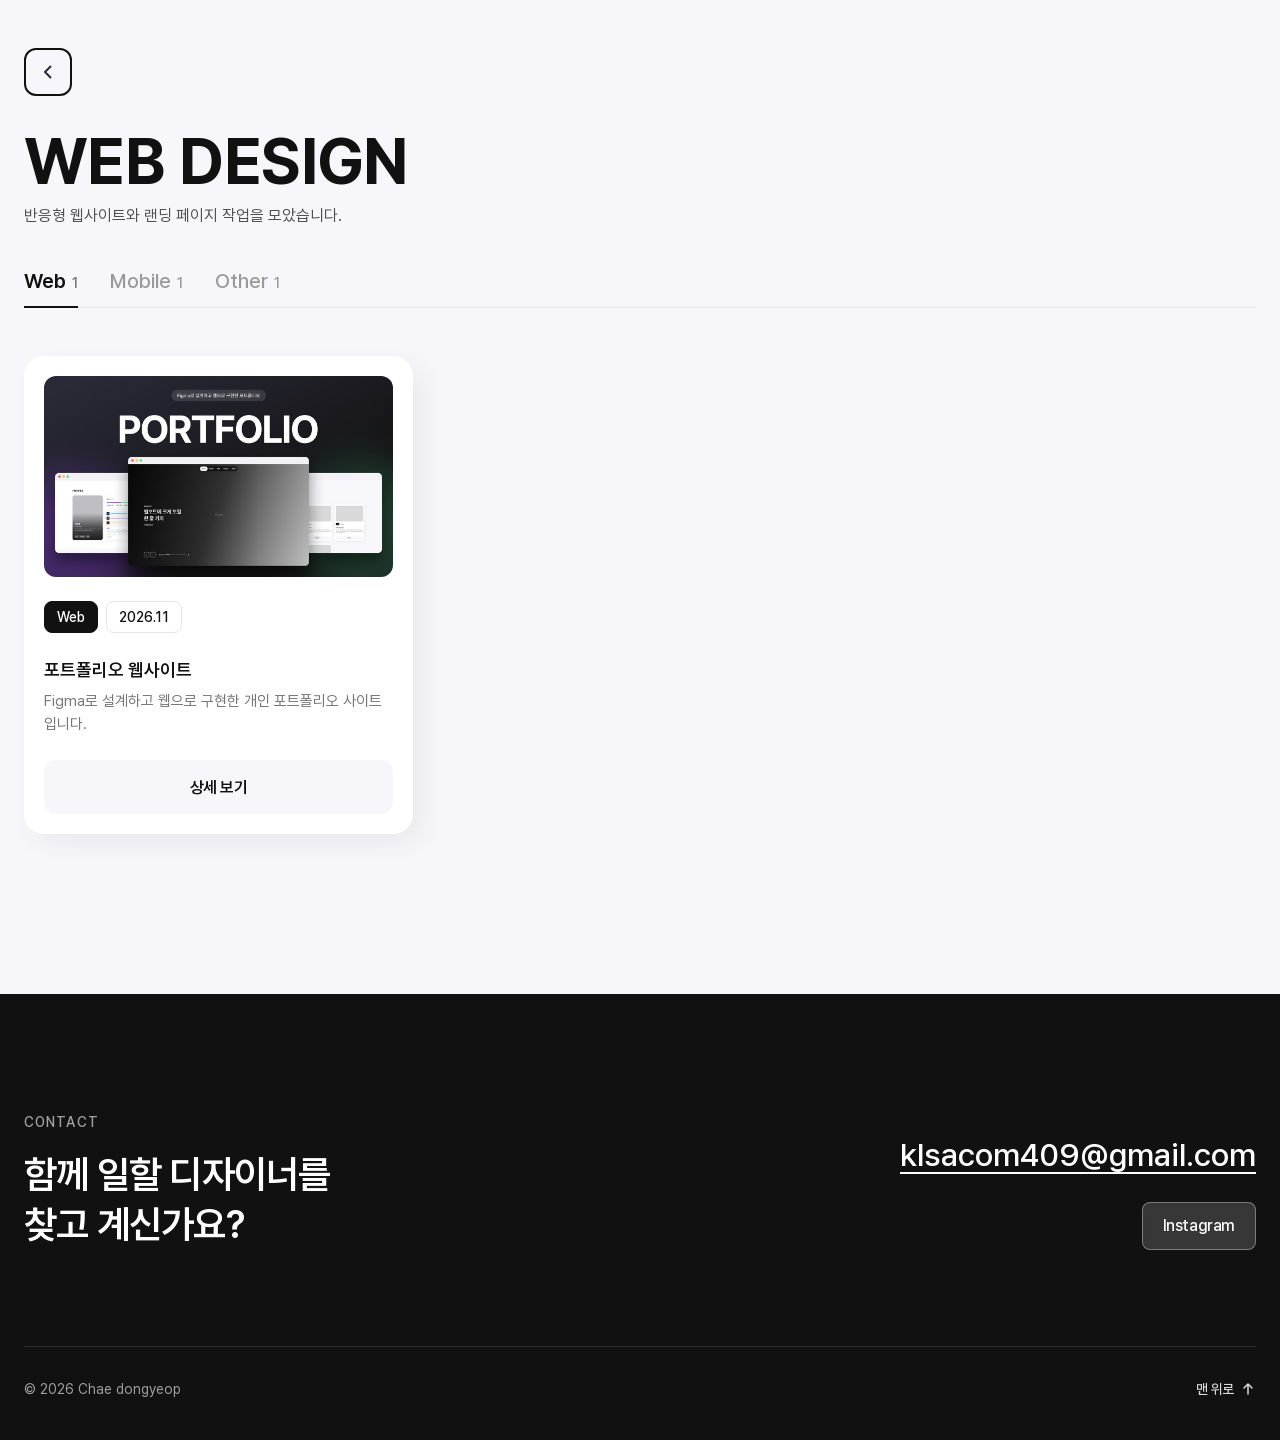
<file: works.html>
<!DOCTYPE html>
<html lang="ko">
<head>
  <meta charset="UTF-8">
  <meta name="viewport" content="width=device-width, initial-scale=1.0">
  <title>작업 모두 보기</title>
  <link rel="stylesheet" href="css/fonts.css">
  <link rel="stylesheet" href="css/style.css">
</head>
<body>
  <main id="all" class="all-page"></main>
  <footer id="footer" class="footer"></footer>

  <!-- 내용은 js/data.js 에서 수정하세요 -->
  <script src="js/data.js"></script>
  <script src="js/common.js"></script>
  <script src="js/works.js"></script>
</body>
</html>
</file>
<file: css/fonts.css>
/* Pretendard 폰트 (fonts 폴더에 포함되어 인터넷 없이도 보입니다) */
@font-face { font-family: 'Pretendard'; font-weight: 400; font-display: swap; src: url('../fonts/Pretendard-Regular.woff2') format('woff2'); }
@font-face { font-family: 'Pretendard'; font-weight: 500; font-display: swap; src: url('../fonts/Pretendard-Medium.woff2') format('woff2'); }
@font-face { font-family: 'Pretendard'; font-weight: 600; font-display: swap; src: url('../fonts/Pretendard-SemiBold.woff2') format('woff2'); }
@font-face { font-family: 'Pretendard'; font-weight: 700; font-display: swap; src: url('../fonts/Pretendard-Bold.woff2') format('woff2'); }
</file>
<file: css/style.css>
/* =========================================================
   포트폴리오 스타일
   색과 간격은 맨 위 :root 에서 한 번에 바꿀 수 있습니다.
   ========================================================= */
:root {
  /* 글자 */
  --text-1: #111111;
  --text-2: #505050;
  --text-3: #767676;
  --text-4: #999999;
  /* 라인 */
  --line-1: #F1F1F5;
  --line-2: #E5E5EC;
  /* 배경 */
  --bg-white: #FFFFFF;
  --bg-1: #F7F7FB;
  --bg-2: #F1F1F5;
  /* 아이콘 */
  --icon-1: #2A2A37;
  --icon-2: #484858;
  --icon-3: #81818D;
  --icon-4: #A5A5AF;
  /* 카테고리 색 */
  --c-mobile: #9C4CFD;
  --c-web: #5EFEAE;
  --c-other: #FB6161;

  --content: 1400px;
  --side: max(24px, calc((100vw - var(--sbw, 0px) - var(--content)) / 2));  /* --sbw: 스크롤바 폭 (JS가 채움) */
  --shadow: 10px 10px 30px rgba(0, 0, 0, 0.06);
  --ease: cubic-bezier(0.22, 1, 0.36, 1);
}

* { box-sizing: border-box; margin: 0; padding: 0; }
html { -webkit-text-size-adjust: 100%; }
body {
  font-family: 'Pretendard', 'Pretendard Variable', -apple-system, BlinkMacSystemFont, 'Malgun Gothic', sans-serif;
  color: var(--text-1);
  background: var(--bg-1);
  -webkit-font-smoothing: antialiased;
  overflow-x: hidden;
}
a { color: inherit; text-decoration: none; }
button { font: inherit; color: inherit; background: none; border: 0; cursor: pointer; }
img { display: block; max-width: 100%; }
.container { width: min(var(--content), calc(100% - 48px)); margin: 0 auto; }
.pre-line { white-space: pre-line; }

/* ---------- 이미지 자리 표시 ---------- */
.ph {
  display: flex; align-items: center; justify-content: center; flex-direction: column; gap: 6px;
  background: var(--bg-2); color: var(--icon-4);
  font-size: 14px; font-weight: 500; text-align: center; padding: 16px;
}
.ph small { font-size: 12px; font-weight: 400; color: var(--icon-4); opacity: .8; word-break: break-all; }

/* ---------- 공통 버튼 ---------- */
.btn {
  display: inline-flex; align-items: center; justify-content: center; gap: 4px;
  height: 42px; padding: 0 12px; border-radius: 8px;
  font-size: 14px; font-weight: 500; letter-spacing: -0.025em; line-height: 1.45;
  transition: background .2s, border-color .2s, color .2s, transform .2s;
  white-space: nowrap;
}
.btn svg { width: 16px; height: 16px; }
.btn--outline { background: var(--bg-white); border: 1px solid var(--line-2); color: var(--text-1); }
.btn--outline:hover { background: var(--bg-1); }
.btn--outline:disabled { background: var(--bg-1); border-color: var(--line-1); color: var(--text-4); cursor: default; }
.btn--viewall { height: 44px; padding: 0 20px; font-size: 16px; font-weight: 600; background: var(--bg-white); border: 1px solid var(--line-2); box-shadow: var(--shadow); }
.btn--viewall:hover { background: var(--bg-1); }
.btn--glass { background: rgba(255,255,255,.16); border: 1px solid rgba(255,255,255,.35); color: #fff; backdrop-filter: blur(4px); -webkit-backdrop-filter: blur(4px); }
.btn--glass:hover { background: rgba(255,255,255,.26); }
.btn--glass.btn--lg { height: 48px; padding: 0 20px; font-size: 16px; }
.btn--primary { height: 48px; padding: 0 20px; font-size: 16px; background: #fff; color: var(--text-1); gap: 6px; }
.btn--primary:hover { background: var(--bg-2); }
.btn--text { height: auto; padding: 0; color: rgba(255,255,255,.85); gap: 6px; }
.btn--text:hover { color: #fff; }

/* 연락처 팝업 박스 */
.pop-wrap { position: relative; display: inline-flex; }
.pop {
  position: absolute; left: 0; bottom: calc(100% + 10px); z-index: 5;
  padding: 12px 16px; border-radius: 12px; background: #fff; color: var(--text-1);
  font-size: 15px; font-weight: 600; letter-spacing: -0.01em; white-space: nowrap; user-select: all;
  box-shadow: 0 8px 24px rgba(0,0,0,.18);
  opacity: 0; visibility: hidden; transform: translateY(6px); transition: opacity .2s, transform .2s var(--ease), visibility .2s;
}
.pop::after { content: ''; position: absolute; left: 20px; top: 100%; border: 6px solid transparent; border-top-color: #fff; }
[data-pop][aria-expanded="true"] + .pop { opacity: 1; visibility: visible; transform: none; }
[data-pop][aria-expanded="true"] { background: rgba(255,255,255,.3); }
.footer-links .pop { left: auto; right: 0; bottom: auto; top: calc(100% + 10px); transform: translateY(-6px); }
.footer-links .pop::after { left: auto; right: 20px; top: auto; bottom: 100%; border-top-color: transparent; border-bottom-color: #fff; }

/* 화살표 버튼 (캐러셀) */
.arrow {
  width: 48px; height: 48px; border-radius: 12px;
  display: inline-flex; align-items: center; justify-content: center;
  border: 2px solid var(--text-1); color: var(--icon-1);
  transition: border-color .2s, color .2s, background .2s;
}
.arrow svg { width: 28px; height: 28px; }
.arrow:hover:not(:disabled) { background: var(--bg-white); }
.arrow:disabled { border-color: var(--line-2); color: var(--icon-4); cursor: default; }
.arrow--light { border-color: #fff; color: #fff; }
.arrow--light:hover:not(:disabled) { background: rgba(255,255,255,.12); }

/* ---------- 태그 ---------- */
.tag {
  --c: var(--line-2); --t: var(--text-3);
  display: inline-flex; align-items: center; height: 36px; padding: 0 12px; border-radius: 100px;
  font-size: 13px; font-weight: 500; letter-spacing: -0.025em;
  border: 1px solid var(--c); color: var(--t); background: #fff;
  transition: background .15s;
}
.tag:hover { background: color-mix(in srgb, var(--t) 12%, white); }
.tag[data-c="gray"]:hover { background: color-mix(in srgb, #111 5%, white); }
.tag[data-c="purple"] { --c: #A259FF; --t: #A259FF; }
.tag[data-c="blue"]   { --c: #31A8FF; --t: #31A8FF; }
.tag[data-c="orange"] { --c: #FF9A00; --t: #FF9A00; }
.tag[data-c="navy"]   { --c: #00005B; --t: #00005B; }
.tag[data-c="black"]  { --c: #111111; --t: #111111; }
.tag[data-c="lime"]   { --c: #D3FF16; --t: #111111; background: #F4FFC4; }  /* 힉스필드 연두 (흰 바탕에 연두 글자는 안 읽혀서 글자는 검정) */
.tag[data-c="lime"]:hover { background: #E9FF8A; }
.tags { display: flex; flex-wrap: wrap; gap: 8px; }

/* 카드 안 작은 라벨 */
.chip { display: inline-flex; align-items: center; height: 32px; padding: 0 12px; border-radius: 8px; font-size: 14px; font-weight: 500; border: 1px solid var(--line-2); background: #fff; color: var(--text-1); }
.chip--dark { background: var(--text-1); border-color: var(--text-1); color: #fff; }

/* =========================================================
   GNB
   ========================================================= */
.gnb { position: fixed; top: 22px; left: 50%; transform: translateX(-50%); z-index: 50; }
.nav {
  position: relative; display: flex; padding: 2px; border-radius: 100px;
  background: rgba(0,0,0,.5); backdrop-filter: blur(50px); -webkit-backdrop-filter: blur(50px);
}
.nav a {
  position: relative; z-index: 1; padding: 11px 16px; border-radius: 100px;
  font-size: 14px; font-weight: 500; line-height: 1.45; color: #fff; transition: color .3s;
}
.nav a.is-active { color: var(--text-1); }
.nav-indicator {
  position: absolute; top: 2px; bottom: 2px; left: 0; width: 0; border-radius: 100px;
  background: #fff; box-shadow: 1px 1px 2px rgba(17,17,17,.1);
  transition: left .45s var(--ease), width .45s var(--ease);
}

/* =========================================================
   HERO (빌보드)
   ========================================================= */
.hero {
  position: relative; height: 100vh; height: 100svh; min-height: 640px; overflow: hidden; color: #fff;
  background: linear-gradient(110deg, #0b0b0b 0%, #3b3b3b 48%, #cdcdcd 100%);
}
.hero-slide { position: absolute; inset: 0; opacity: 0; visibility: hidden; transition: opacity .8s var(--ease), visibility .8s; }
.hero-slide.is-active { opacity: 1; visibility: visible; }
/* 빌보드 이미지: 화면 전체를 꽉 채움 */
.hero-visual { position: absolute; inset: 0; }
.hero-visual img, .hero-visual video { display: block; width: 100%; height: 100%; object-fit: cover; object-position: center; }
.hero-visual .ph { width: 100%; height: 100%; background: transparent; color: rgba(255,255,255,.5); }
.hero-visual .ph small { color: rgba(255,255,255,.45); }
/* 글자가 잘 보이도록 왼쪽만 살짝 어둡게 */
.hero-slide::after { content: ''; position: absolute; inset: 0; background: linear-gradient(90deg, rgba(0,0,0,.55) 0%, rgba(0,0,0,.2) 45%, rgba(0,0,0,0) 70%); pointer-events: none; }
.hero-copy {
  position: absolute; z-index: 2; left: var(--side); right: var(--side); top: 50%; transform: translateY(-40%); max-width: 640px;
  opacity: 0; transition: opacity .8s var(--ease) .15s, transform .8s var(--ease) .15s;
}
.hero-slide.is-active .hero-copy { opacity: 1; transform: translateY(-50%); }
.hero-label { display: flex; align-items: flex-end; gap: 8px; margin-bottom: 8px; font-size: 18px; font-weight: 500; }
.hero-logo { width: 56px; height: 56px; border-radius: 14px; overflow: hidden; }
.hero-logo img { width: 100%; height: 100%; object-fit: cover; }
.hero-title { font-size: clamp(30px, 2.5vw, 48px); font-weight: 600; line-height: 1.3; letter-spacing: -0.02em; white-space: pre-line; }
.hero-more { display: inline-block; margin-top: 16px; font-size: 18px; text-decoration: underline; text-underline-offset: 4px; }
.hero-more:hover { opacity: .8; }
/* 하단 컨트롤: 왼쪽 글자와 같은 선에 정렬 */
.hero-controls { position: absolute; z-index: 3; left: var(--side); bottom: 80px; display: flex; align-items: center; gap: 32px; }
.hero-arrows { display: flex; gap: 12px; }
.hero-progress { display: flex; align-items: center; gap: 8px; }
.hero-count { min-width: 44px; font-size: 14px; font-weight: 500; color: rgba(255,255,255,.85); font-variant-numeric: tabular-nums; }
.hero-track { width: 198px; height: 4px; border-radius: 2px; background: rgba(255,255,255,.3); overflow: hidden; }
.hero-fill { width: 0; height: 100%; background: #fff; }
.hero-play { width: 24px; height: 24px; color: #fff; display: flex; align-items: center; justify-content: center; }
.hero-play svg { width: 24px; height: 24px; }
/* 밝은 빌보드 이미지 (data.js 에서 heroTheme: 'light') */
.hero-slide[data-theme="light"] .hero-copy { color: var(--text-1); }
.hero-slide[data-theme="light"] .hero-visual { background: #fff; }  /* 투명 PNG 뒤를 흰색으로 */
.hero-slide[data-theme="light"]::after { background: linear-gradient(90deg, rgba(255,255,255,.7) 0%, rgba(255,255,255,0) 45%); }
.hero-count, .hero-play, .hero-track, .hero-fill, .hero-controls .arrow { transition: color .6s, background-color .6s, border-color .6s; }
.hero--light .hero-controls .arrow--light { border-color: var(--text-1); color: var(--icon-1); }
.hero--light .hero-controls .arrow--light:hover { background: rgba(17,17,17,.06); }
.hero--light .hero-count { color: var(--text-2); }
.hero--light .hero-track { background: rgba(17,17,17,.15); }
.hero--light .hero-fill { background: var(--text-1); }
.hero--light .hero-play { color: var(--text-1); }

/* =========================================================
   섹션 공통
   ========================================================= */
.section-title { font-size: 40px; font-weight: 700; line-height: 1.4; }
.card-box { background: #fff; border-radius: 32px; box-shadow: var(--shadow); }

/* =========================================================
   PROFILE
   ========================================================= */
.profile { padding: 120px 0; }
.profile .section-title { margin-bottom: 40px; }
.profile .section-title:has(+ .section-sub) { margin-bottom: 0; }
.section-sub { font-size: 16px; line-height: 1.6; color: var(--text-2); margin: 4px 0 40px; }
.profile-grid { display: grid; grid-template-columns: 448px 1fr; gap: 28px; }
.profile-right { display: grid; grid-template-rows: auto 1fr; gap: 28px; }
.profile-row { display: grid; grid-template-columns: 1fr 1fr; gap: 28px; }

.profile-card { position: relative; min-height: 664px; border-radius: 32px; overflow: hidden; background: #BCBCC2; box-shadow: var(--shadow); color: #fff; }
.profile-card > .profile-photo, .profile-card > .ph { position: absolute; inset: 0; width: 100%; height: 100%; object-fit: cover; }
.profile-card > .ph { background: #BCBCC2; color: rgba(255,255,255,.9); }
.profile-card > .ph small { color: rgba(255,255,255,.8); }
.profile-card::after { content: ''; position: absolute; inset: 0; background: linear-gradient(180deg, rgba(0,0,0,0) 40%, rgba(0,0,0,.6) 72%, rgba(0,0,0,.85) 100%); }
.profile-info { position: absolute; z-index: 1; left: 32px; right: 32px; bottom: 32px; display: flex; flex-direction: column; gap: 24px; }
.profile-name { font-size: 32px; font-weight: 600; line-height: 1.4; }
.profile-role { font-size: 16px; font-weight: 500; opacity: .85; }
.profile-bio { margin-top: 16px; font-size: 15px; line-height: 1.6; opacity: .8; }
.profile-label { font-size: 13px; font-weight: 500; opacity: .6; margin-bottom: 12px; }
.profile-links { display: flex; flex-wrap: wrap; gap: 8px; }

/* Works 카드 */
.works-card { padding: 32px; display: flex; flex-direction: column; gap: 24px; }
.works-head { display: flex; align-items: center; justify-content: space-between; }
.card-title { font-size: 18px; font-weight: 500; line-height: 1.4; }
.works-head .card-title span { margin-left: 10px; font-size: 14px; font-weight: 400; color: var(--text-3); }
.stack-bar { display: flex; gap: 4px; height: 12px; }
.stack-bar span { height: 100%; border-radius: 6px; transition: flex-grow .8s var(--ease); }
.legend { display: flex; gap: 32px; flex-wrap: wrap; }
.legend li { list-style: none; display: flex; align-items: center; gap: 8px; font-size: 14px; font-weight: 500; }
.legend i { width: 10px; height: 10px; border-radius: 50%; }
.legend b { font-weight: 600; }

/* Skills 카드 */
.skills-card { padding: 8px 8px 32px; display: flex; flex-direction: column; gap: 16px; }
.tools { background: var(--bg-1); border-radius: 24px; min-height: 232px; padding: 20px; display: flex; flex-direction: column; justify-content: center; gap: 20px; }
.tool-row { display: flex; align-items: center; gap: 20px; }
.tool-icon { width: 48px; height: 48px; flex-shrink: 0; }
.tool-icon--img { display: block; border-radius: 10px; object-fit: cover; }
.tool-bar { flex: 1; height: 6px; border-radius: 3px; background: var(--line-2); overflow: hidden; }
.tool-bar span { display: block; height: 100%; border-radius: 3px; }
.tool-pct { width: 40px; text-align: right; font-size: 13px; font-weight: 600; color: var(--text-2); }
.skills-body { padding: 0 24px; display: flex; flex-direction: column; gap: 14px; }

/* Education 카드 */
.edu-card { padding: 32px; display: flex; flex-direction: column; gap: 24px; }
.edu-group { display: flex; flex-direction: column; gap: 10px; }
.edu-label { font-size: 13px; font-weight: 500; color: var(--text-4); }
.edu-item { display: flex; justify-content: space-between; align-items: center; gap: 12px; }
.edu-item strong { display: block; font-size: 15px; font-weight: 500; }
.edu-item small { display: block; margin-top: 2px; font-size: 13px; color: var(--text-3); }
.edu-item:has(small) { align-items: flex-start; }
.edu-item span { font-size: 13px; color: var(--text-3); white-space: nowrap; }

/* =========================================================
   작품 섹션 + 캐러셀
   ========================================================= */
.works-section { margin-bottom: 140px; }
.works-header { display: flex; align-items: center; justify-content: space-between; margin-bottom: 20px; }
.carousel {
  display: flex; gap: 32px; overflow-x: auto; scroll-snap-type: x mandatory; scroll-behavior: smooth;
  padding: 20px var(--side) 40px; scroll-padding-inline: var(--side);
  scrollbar-width: none;
}
.carousel::-webkit-scrollbar { display: none; }
.carousel > .card { flex: 0 0 684px; scroll-snap-align: start; }
.carousel-arrows { display: flex; gap: 32px; }

/* 작품 카드 */
.card { background: #fff; border-radius: 20px; box-shadow: var(--shadow); padding: 24px; display: flex; flex-direction: column; gap: 32px; transition: transform .3s var(--ease), box-shadow .3s; }
.card:hover { transform: translateY(-4px); box-shadow: 10px 16px 36px rgba(0,0,0,.09); }
.card-thumb { aspect-ratio: 636 / 366; border-radius: 12px; overflow: hidden; background: var(--line-2); }
.card-thumb img, .card-thumb .ph { width: 100%; height: 100%; object-fit: cover; }
.card-body { display: flex; flex-direction: column; gap: 24px; flex: 1; }
.card-chips { display: flex; gap: 8px; flex-wrap: wrap; }
.card-name { font-size: 20px; font-weight: 600; line-height: 1.4; margin-top: 4px; white-space: nowrap; overflow: hidden; text-overflow: ellipsis; }
.card-desc { font-size: 15px; line-height: 1.55; color: var(--text-3); margin-top: 8px; display: -webkit-box; -webkit-line-clamp: 2; -webkit-box-orient: vertical; overflow: hidden; min-height: calc(1.55em * 2); }  /* 한 줄이어도 두 줄 높이 */
.card-detail { margin-top: auto; height: 54px; border-radius: 12px; background: var(--bg-1); font-size: 16px; font-weight: 600; letter-spacing: -0.025em; transition: background .2s; }
.card-detail:hover { background: var(--bg-2); }
.card--sm { padding: 20px; gap: 24px; }
.card--sm .card-name { font-size: 18px; }

/* =========================================================
   FOOTER
   ========================================================= */
.footer { background: #111; color: #fff; padding: 120px 0 40px; }
.footer-top { display: flex; justify-content: space-between; align-items: flex-end; gap: 40px; flex-wrap: wrap; }
.footer-label { font-size: 14px; font-weight: 500; letter-spacing: .08em; opacity: .6; margin-bottom: 20px; }
.footer-headline { font-size: clamp(36px, 3vw, 56px); font-weight: 600; line-height: 1.3; letter-spacing: -0.02em; white-space: pre-line; }
.footer-actions { display: flex; flex-direction: column; align-items: flex-end; gap: 28px; }
.footer-email { font-size: 32px; font-weight: 500; text-decoration: underline; text-underline-offset: 6px; text-decoration-thickness: 2px; user-select: all; }
.footer-links { display: flex; gap: 8px; flex-wrap: wrap; }
.footer-bottom { margin-top: 96px; padding-top: 32px; border-top: 1px solid rgba(255,255,255,.12); display: flex; justify-content: space-between; align-items: center; font-size: 14px; color: rgba(255,255,255,.6); }

/* =========================================================
   상세 보기 모달
   ========================================================= */
.modal {
  position: fixed; inset: 0; z-index: 100; overflow-y: auto; overscroll-behavior: contain;
  background: rgba(17,17,17,.8);
  opacity: 0; visibility: hidden; transition: opacity .3s, visibility .3s;
}
.modal.is-open { opacity: 1; visibility: visible; }
.modal-close {
  position: fixed; top: 20px; right: 40px; z-index: 2;
  width: 48px; height: 48px; border-radius: 12px; border: 2px solid #fff; background: rgba(255,255,255,.12); color: #fff;
  display: flex; align-items: center; justify-content: center; transition: background .2s;
}
.modal-close:hover { background: rgba(255,255,255,.24); }
.modal-close svg { width: 24px; height: 24px; }
.modal-grid { display: grid; grid-template-columns: 1fr minmax(0, 1080px) 1fr; padding: 80px 24px; min-height: 100%; }
.modal-panel { grid-column: 2; background: #fff; border-radius: 24px; overflow: hidden; transform: translateY(40px); transition: transform .5s var(--ease); }
.modal.is-open .modal-panel { transform: none; }
.modal-head { padding: 56px; display: flex; flex-direction: column; gap: 16px; align-items: flex-start; }
.modal-title { font-size: 40px; font-weight: 700; line-height: 1.3; letter-spacing: -0.02em; }
.modal-summary { font-size: 17px; line-height: 1.65; color: var(--text-2); }
.modal-images img, .modal-images .ph { width: 100%; height: auto; }
.modal-images .ph { aspect-ratio: 1080 / 2400; }
.modal-images .ph:nth-child(even) { background: var(--bg-1); }
.modal-cover .ph, .modal-cover img { width: 100%; aspect-ratio: 636 / 366; object-fit: cover; }
.modal-end { padding: 72px 0; text-align: center; }
.modal-end strong { display: block; font-size: 24px; font-weight: 600; }
.modal-end span { display: block; margin-top: 12px; font-size: 15px; color: var(--text-4); }
.modal-info {
  grid-column: 3; align-self: start; position: sticky; top: 80px;
  width: 296px; margin-left: 24px; background: #fff; border-radius: 24px; padding: 28px;
  display: flex; flex-direction: column; gap: 28px;
  transform: translateY(40px); transition: transform .5s var(--ease) .05s;
}
.modal.is-open .modal-info { transform: none; }
.info-row { display: flex; flex-direction: column; gap: 10px; }
.info-row > span { font-size: 13px; font-weight: 500; color: var(--text-4); }
.info-links { display: flex; flex-wrap: wrap; gap: 8px; }
.info-link { height: 36px; padding: 0 14px; font-size: 13px; gap: 6px; }
.info-link svg { width: 12px; height: 12px; }
.info-row > p { font-size: 15px; font-weight: 500; line-height: 1.5; white-space: pre-line; }

/* =========================================================
   모두 보기 페이지
   ========================================================= */
.all-page { padding: 48px 0 160px; }
.all-head { display: flex; flex-direction: column; gap: 16px; margin-bottom: 48px; }
.all-head .arrow { margin-bottom: 8px; }
.all-title { font-size: 64px; font-weight: 700; line-height: 1.3; letter-spacing: -0.01em; }
.all-desc { font-size: 16px; line-height: 1.6; color: var(--text-2); }
.tabs { display: flex; gap: 32px; margin-top: 24px; border-bottom: 1px solid var(--line-2); }
.tab { position: relative; display: flex; align-items: baseline; gap: 6px; padding-bottom: 14px; font-size: 20px; font-weight: 500; color: var(--text-4); transition: color .2s; }
.tab small { font-size: 15px; font-weight: 500; color: var(--text-4); }
.tab:hover { color: var(--text-2); }
.tab:hover small { color: var(--text-3); }
.tab.is-active { color: var(--text-1); font-weight: 600; }
.tab.is-active small { color: var(--text-3); }
.tab::after { content: ''; position: absolute; left: 0; right: 0; bottom: -1px; height: 2px; background: var(--text-1); transform: scaleX(0); transition: transform .3s var(--ease); }
.tab.is-active::after { transform: scaleX(1); }
.all-grid { display: grid; grid-template-columns: repeat(3, 1fr); gap: 40px 32px; }
.all-empty { padding: 80px 0; text-align: center; color: var(--text-4); }

/* =========================================================
   작은 화면 대응
   ========================================================= */
@media (max-width: 1759px) {
  .modal-info { grid-column: 2; grid-row: 1; position: static; width: auto; margin: 0 0 16px; flex-direction: row; flex-wrap: wrap; gap: 24px 40px; }
}
@media (max-width: 1200px) {
  .profile-grid { grid-template-columns: 1fr; }
  .profile-card { min-height: 560px; }
  .all-grid { grid-template-columns: repeat(2, 1fr); }
}
@media (max-width: 760px) {
  .profile-row { grid-template-columns: 1fr; }
  .carousel > .card { flex-basis: 86vw; }
  .all-grid { grid-template-columns: 1fr; }
  .all-title { font-size: 44px; }
  .hero-controls { bottom: 40px; gap: 20px; }
  .hero-track { width: 120px; }
  .nav a { padding: 10px 11px; font-size: 13px; }
  .modal-head { padding: 32px 24px; }
  .modal-title { font-size: 28px; }
  .modal-close { top: 16px; right: 16px; }
  .footer-actions { align-items: flex-start; }
  .footer-email { font-size: 24px; }
}

/* ---------- 모두 보기: 탭 전환 모션 ----------
   제목·설명·카드가 한 덩어리로 같은 모션: 살짝 흐려졌다가 → 아래에서 함께 떠오름 */
.tabs { position: relative; }
.tab::after { display: none; }
.tab-ink { position: absolute; left: 0; bottom: -1px; height: 2px; width: 0; background: var(--text-1); pointer-events: none; }
.ink-ready .tab-ink { transition: transform .45s var(--ease), width .45s var(--ease); }
.all-copy { display: flex; flex-direction: column; gap: 0; }
.all-copy, .all-body { transition: opacity .18s ease; }
.is-leaving .all-copy, .is-leaving .all-body { opacity: 0; }
.is-entering .all-copy, .is-entering .all-body { opacity: 0; transform: translateY(12px); transition: none; }
.is-enter-run .all-copy, .is-enter-run .all-body { opacity: 1; transform: none; transition: opacity .4s ease, transform .5s var(--ease); }
@media (prefers-reduced-motion: reduce) {
  .tab-ink, .all-copy, .all-body { transition: none !important; }
}

/* 설명 글에서 \n 줄바꿈 허용 */
.card-desc, .modal-summary { white-space: pre-line; }


/* 빌보드: 영상·이미지 안에 이미 제목이 있는 작품 (heroText: false) → 사이트 글자·그라데이션 숨김, 화면 클릭 시 상세 보기 */
.hero-slide--bare::after { display: none; }
.hero-hit { position: absolute; inset: 0; z-index: 1; cursor: pointer; }

/* 글자가 들어간 영상(heroText: false)은 화면 비율이 달라도 잘리지 않게 전체를 보여주고,
   남는 여백은 첫 화면을 흐리게 깔아서 채움 → 영상 속 제목이 메뉴·버튼에 가려지지 않음 */
.hero-slide--bare .hero-visual { background: #0b0d12; overflow: hidden; }
.hero-slide--bare .hero-visual::before { content: ''; position: absolute; inset: -60px; background: var(--poster, none) center / cover no-repeat; filter: blur(40px) brightness(.55); }
.hero-slide--bare .hero-visual video, .hero-slide--bare .hero-visual img { position: relative; object-fit: contain; }

/* 상세 보기 열림: 스크롤바가 사라져도 상단 메뉴가 제자리에 있도록 */
.is-locked .gnb { left: calc(50% - var(--sbw, 0px) / 2); }

.profile-bio { white-space: pre-line; }
</file>
